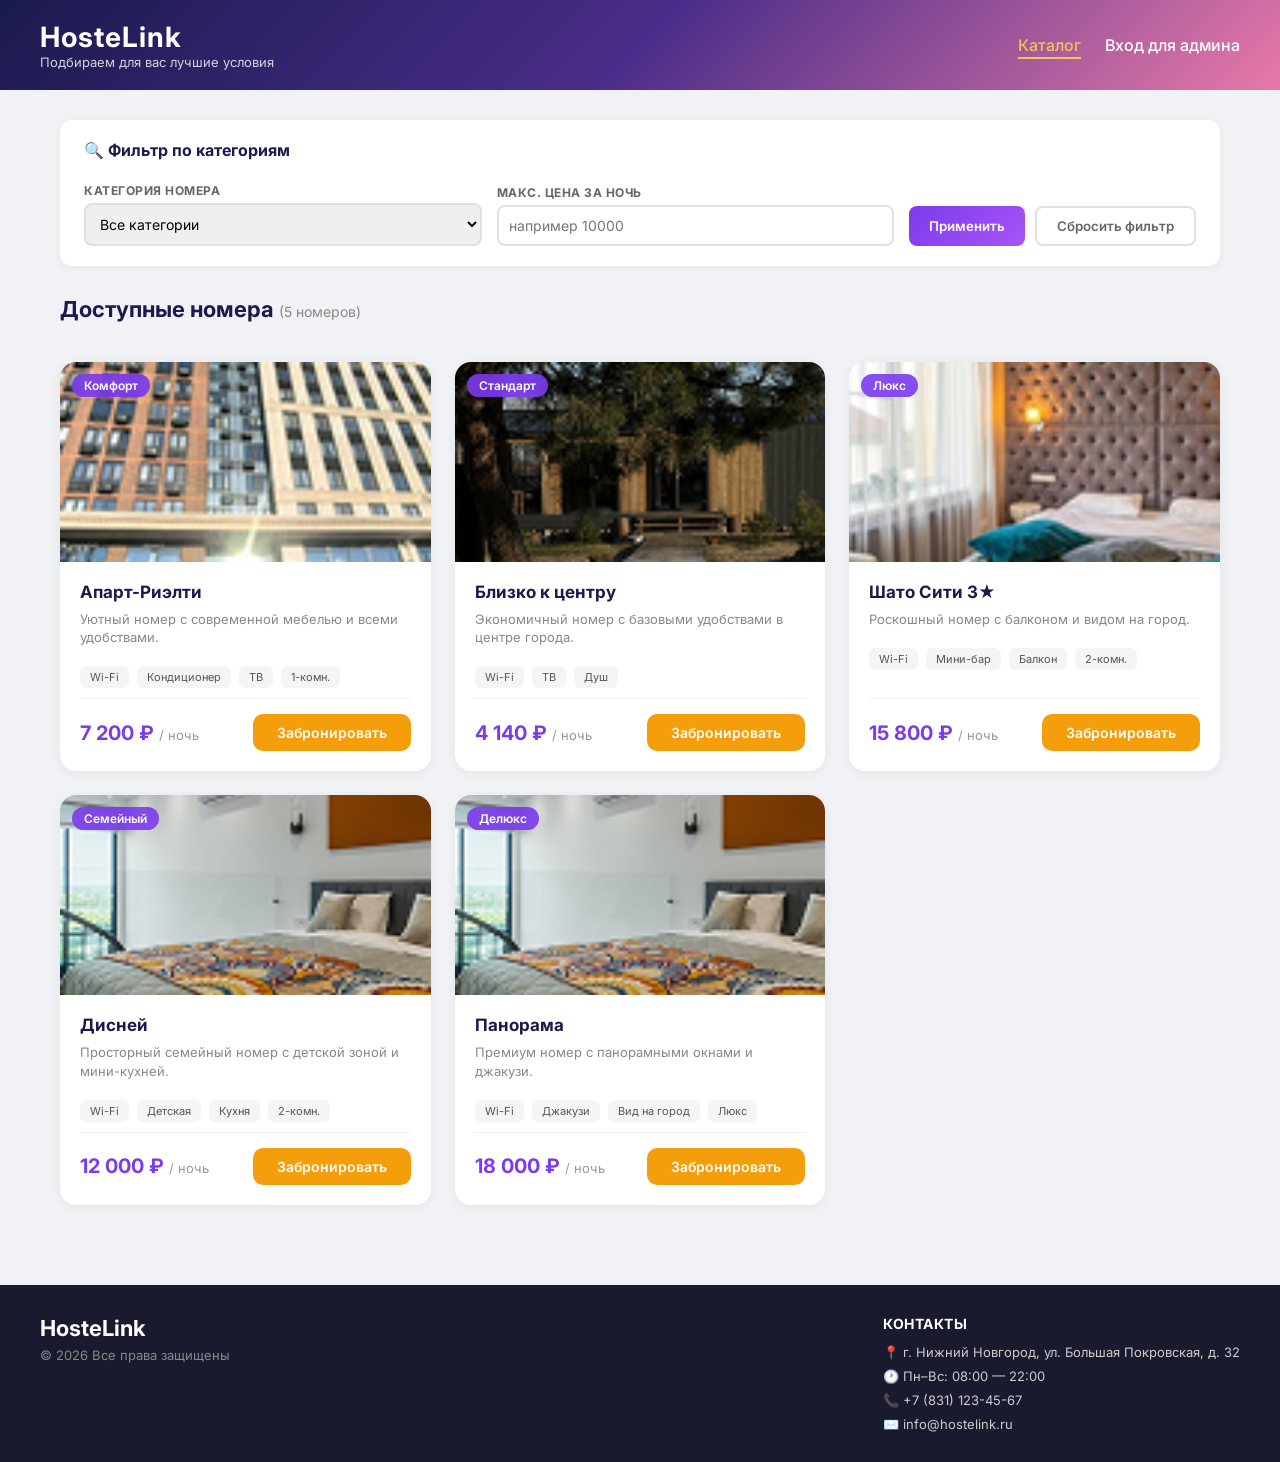
<file: index.html>
<!DOCTYPE html>
<html lang="ru">
<head>
  <meta charset="UTF-8">
  <meta name="viewport" content="width=device-width, initial-scale=1.0">
  <title>HosteLink — Каталог</title>
  <link href="https://fonts.googleapis.com/css2?family=Inter:wght@400;500;600;700&display=swap" rel="stylesheet">
  <link rel="stylesheet" href="assets/styles/catalog.css">
</head>
<body>

  <header class="header">
    <div>
      <div class="header-logo">HosteLink</div>
      <div class="header-slogan">Подбираем для вас лучшие условия</div>
    </div>
    <nav class="header-nav">
      <a href="index.html" class="active">Каталог</a>
      <a href="admin_login.html">Вход для админа</a>
    </nav>
  </header>

  <main class="main">
    <div class="filter-section">
      <div style="width: 100%;">
        <div class="filter-title">🔍 Фильтр по категориям</div>
      </div>
      <div class="filter-group">
        <label>Категория номера</label>
        <select id="filterCat">
          <option value="">Все категории</option>
          <option value="Стандарт">Стандарт</option>
          <option value="Комфорт">Комфорт</option>
          <option value="Люкс">Люкс</option>
          <option value="Семейный">Семейный</option>
          <option value="Делюкс">Делюкс</option>
        </select>
      </div>
      <div class="filter-group">
        <label>Макс. цена за ночь</label>
        <input type="number" id="filterPrice" placeholder="например 10000" min="0">
      </div>
      <div class="btn-group" style="display:flex; gap:10px;">
        <button class="btn btn-primary" onclick="applyFilter()">Применить</button>
        <button class="btn btn-reset" onclick="resetFilter()">Сбросить фильтр</button>
      </div>
    </div>

    <h2 class="cards-section-title">
      Доступные номера <span class="cards-count" id="count"></span>
    </h2>
    <br>
    <div class="cards-grid" id="grid"></div>
  </main>

  <footer class="footer">
    <div class="footer-inner">
      <div>
        <div class="footer-brand">HosteLink</div>
        <div class="footer-brand-sub">© 2026 Все права защищены</div>
      </div>
      <div class="footer-contacts">
        <div class="footer-contacts-title">Контакты</div>
        <div class="footer-contact-item">📍 г. Нижний Новгород, ул. Большая Покровская, д. 32</div>
        <div class="footer-contact-item">🕐 Пн–Вс: 08:00 — 22:00</div>
        <div class="footer-contact-item">📞 +7 (831) 123-45-67</div>
        <div class="footer-contact-item">✉️ info@hostelink.ru</div>
      </div>
    </div>
  </footer>

  <script src="assets/script/catalog.js">

  </script>

</body>
</html>
</file>
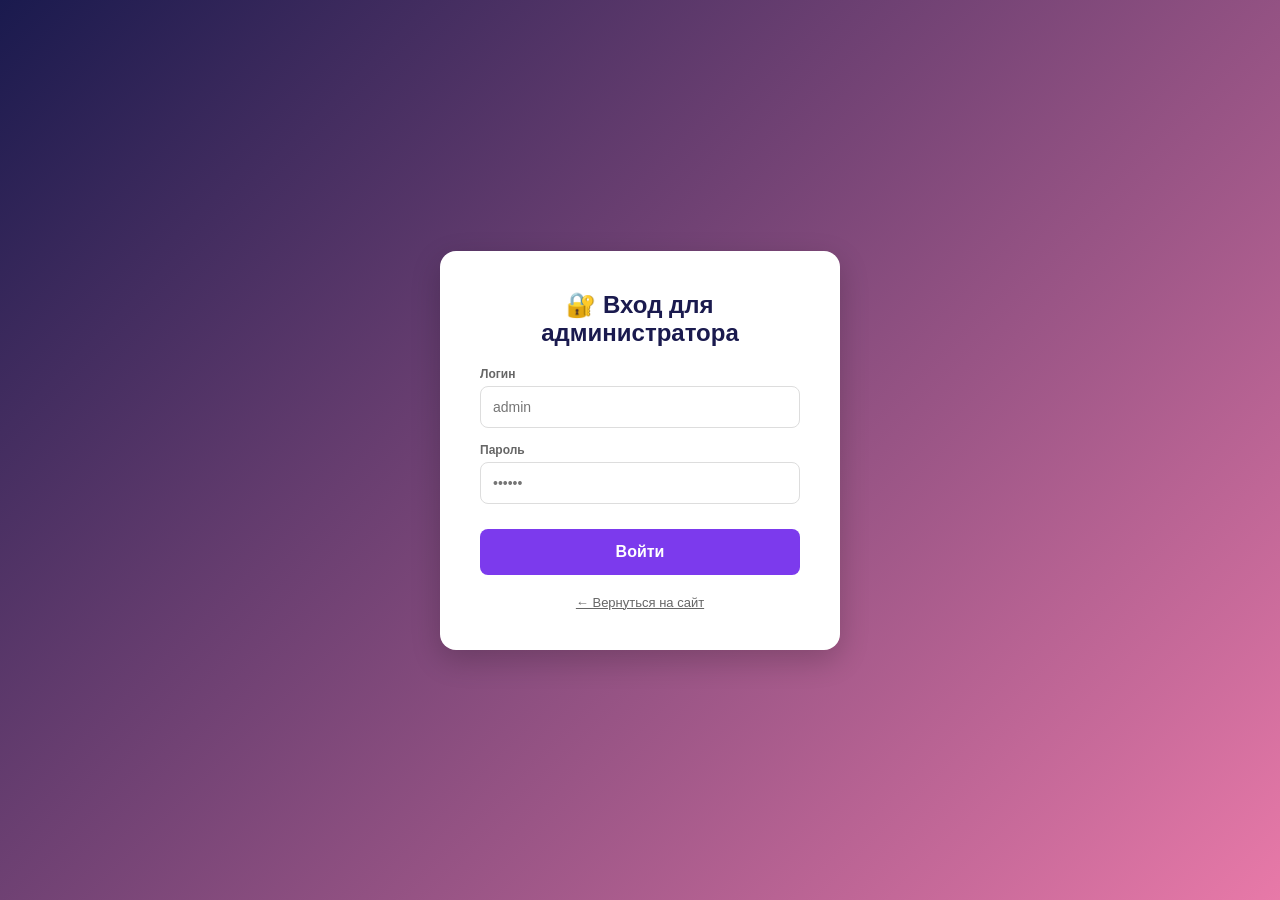
<file: admin.html>
<!DOCTYPE html>
<html lang="ru">
<head>
  <meta charset="UTF-8">
  <meta name="viewport" content="width=device-width, initial-scale=1.0">
  <link rel="stylesheet" href="assets/styles/admin.css">
  <title>Admin — HosteLink</title>
</head>
<body>

  <header class="header">
    <h3>🛡️ Панель администратора</h3>
    <div>
      <a href="index.html">Вернуться на сайт</a>
      <button class="btn-logout" onclick="logout()">Выйти</button>
    </div>
  </header>

  <div class="container">
    <div class="stats">
      <div class="stat-card">
        <div class="stat-num" id="countAll">0</div>
        <div>Всего заявок</div>
      </div>
      <div class="stat-card">
        <div class="stat-num" id="countPending" style="color: orange;">0</div>
        <div>Ожидают</div>
      </div>
    </div>

    <table id="bookingsTable">
      <thead>
        <tr>
          <th>ID</th>
          <th>Номер</th>
          <th>Гость</th>
          <th>Контакты</th>
          <th>Даты</th>
          <th>Статус</th>
          <th>Действия</th>
        </tr>
      </thead>
      <tbody>
      </tbody>
    </table>
  </div>

  <script src="assets/script/admin.js">
 
  </script>
</body>
</html>
</file>
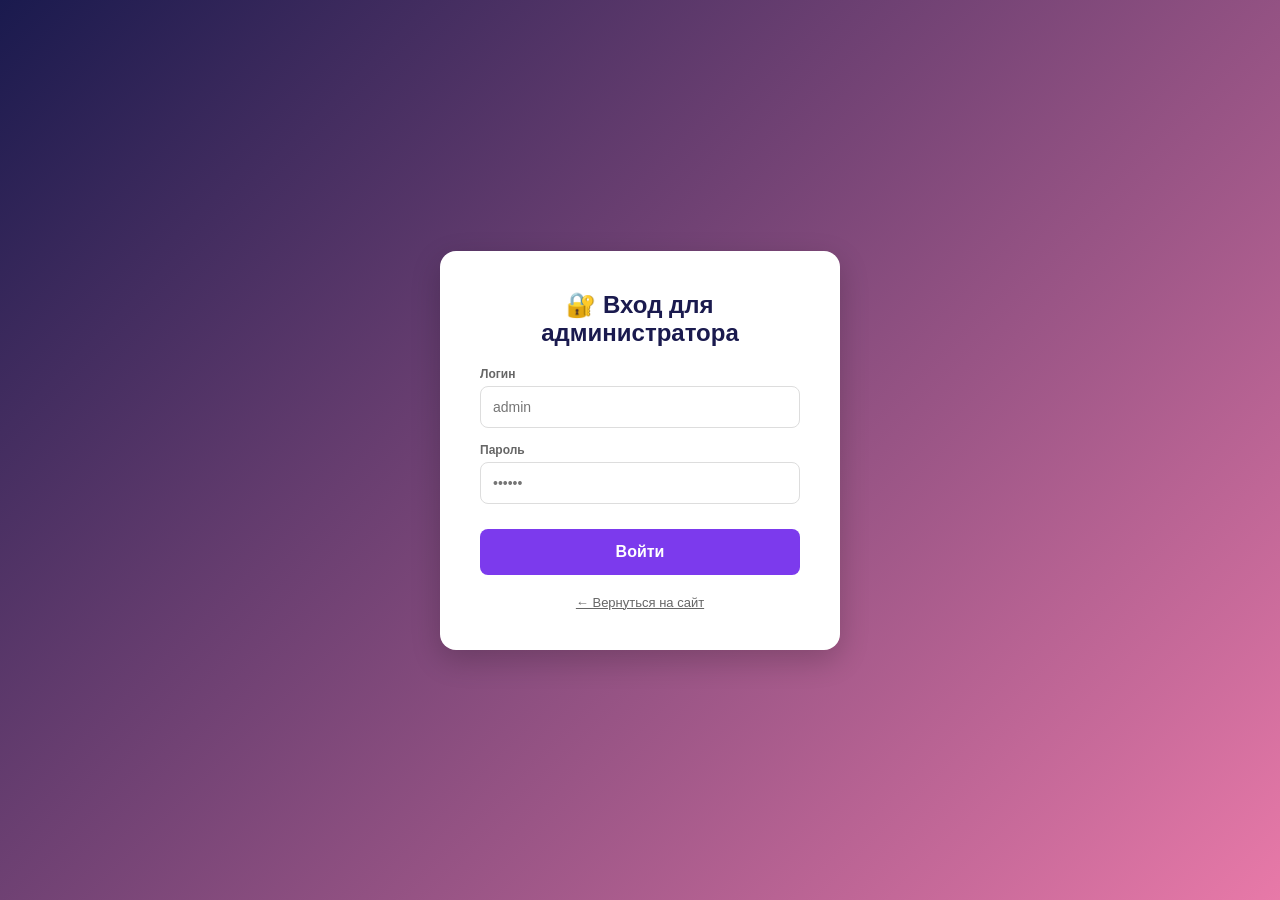
<file: admin_login.html>
<!DOCTYPE html>
<html lang="ru">
<head>
  <meta charset="UTF-8">
  <meta name="viewport" content="width=device-width, initial-scale=1.0">
  <link rel="stylesheet" href="assets/styles/admin_login.css">
  <title>Вход в админ-панель</title>
</head>
<body>

  <div class="login-card">
    <h2>🔐 Вход для администратора</h2>
    <form id="loginForm">
      <div class="form-group">
        <label>Логин</label>
        <input type="text" id="login" placeholder="admin" required>
      </div>
      <div class="form-group">
        <label>Пароль</label>
        <input type="password" id="password" placeholder="••••••" required>
      </div>
      <button type="submit" class="btn-login">Войти</button>
      <div class="error-msg" id="errorMsg">Неверный логин или пароль!</div>
    </form>
    <a href="index.html" class="back-link">← Вернуться на сайт</a>
  </div>

  <script src="assets/script/admin_login.js">
  
  </script>
</body>
</html>
</file>
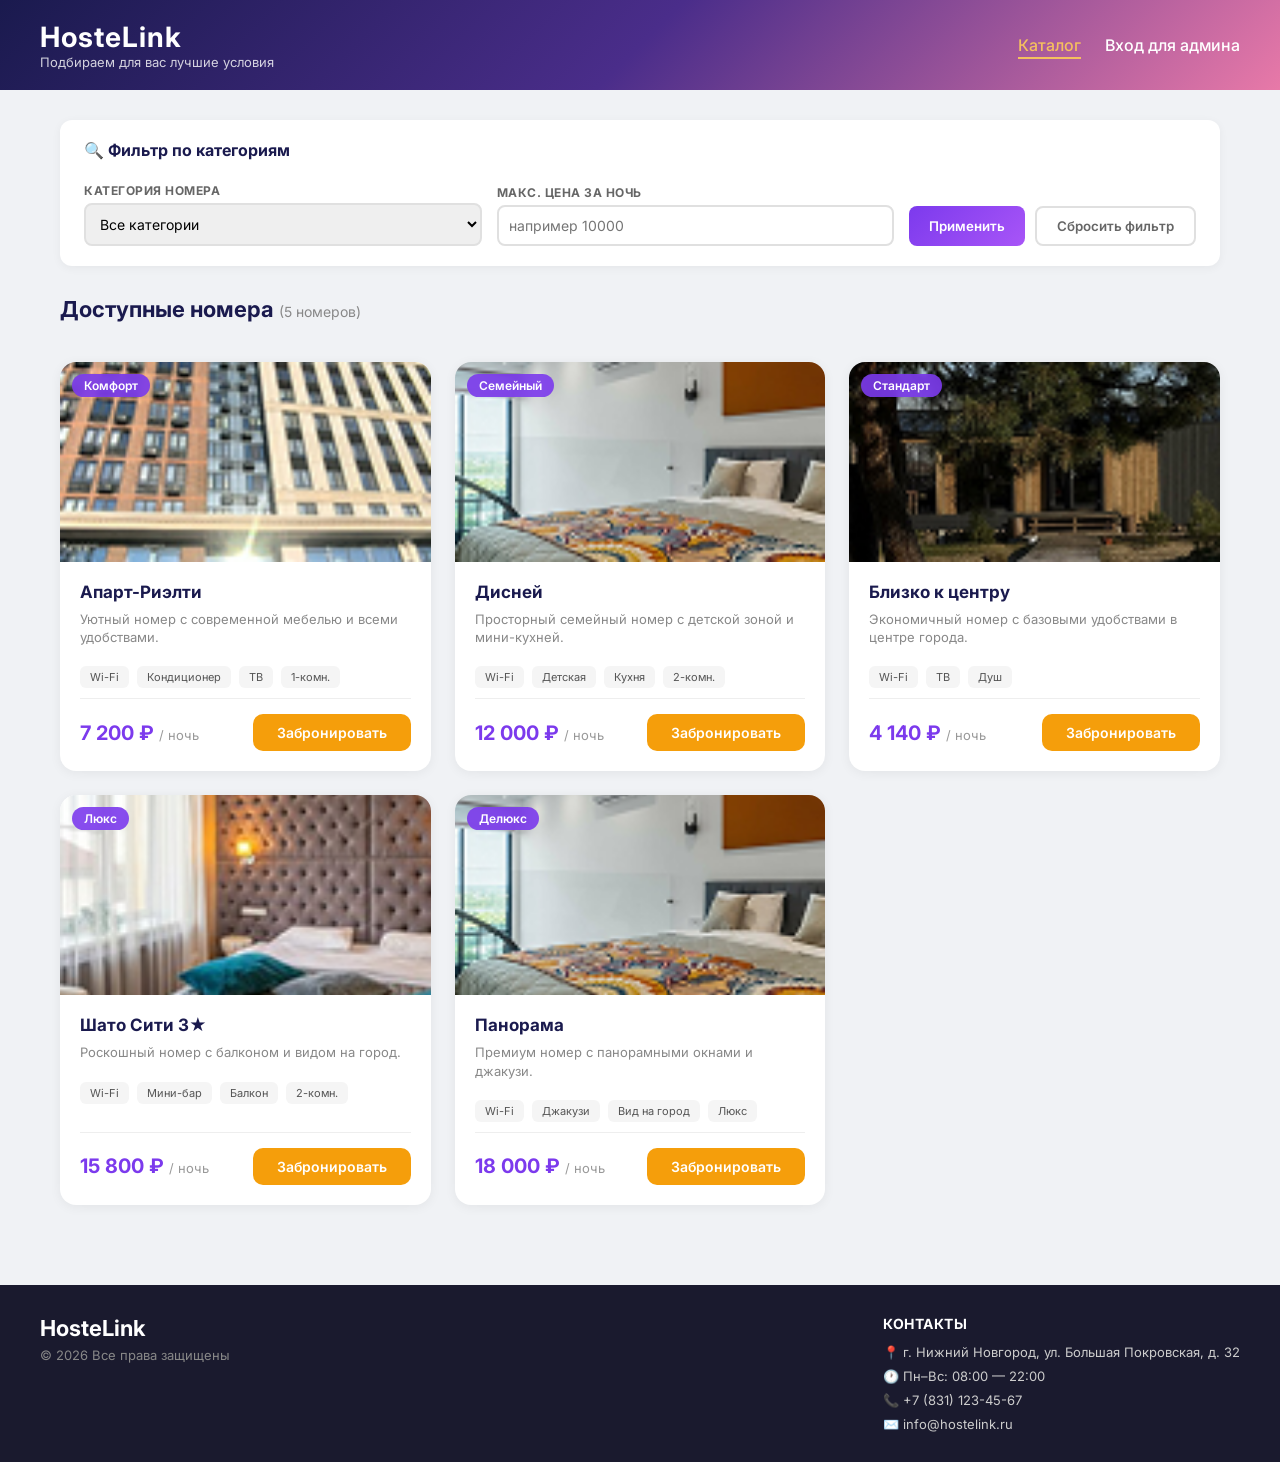
<file: booking.html>
<!DOCTYPE html>
<html lang="ru">
<head>
  <meta charset="UTF-8">
  <meta name="viewport" content="width=device-width, initial-scale=1.0">
  <link rel="stylesheet" href="assets/styles/booking.css">
  <title>HosteLink — Бронирование</title>
</head>
<body>

  <header class="header">
    <a href="index.html">← Назад в каталог</a>
  </header>

  <div class="container">
    <div class="room-info">
      <h2 id="roomName">Загрузка...</h2>
      <p>Цена: <span id="roomPrice">0</span> ₽/ночь</p>
    </div>

    <div class="form-card">
      <h3>Оформление заявки</h3>
      <br>
      <form id="bookingForm" novalidate>
        <div class="form-group">
          <label>Имя *</label>
          <input type="text" id="fname" placeholder="Иван">
          <div class="error-text" id="err-fname"></div>
        </div>
        <div class="form-group">
          <label>Фамилия *</label>
          <input type="text" id="lname" placeholder="Иванов">
          <div class="error-text" id="err-lname"></div>
        </div>
        <div class="form-group">
          <label>Телефон *</label>
          <input type="text" id="phone" placeholder="+7(999)123-45-67">
          <div class="error-text" id="err-phone"></div>
        </div>
        <div class="form-group">
          <label>E-mail *</label>
          <input type="text" id="email" placeholder="mail@example.com">
          <div class="error-text" id="err-email"></div>
        </div>
        <div class="form-group">
          <label>Дата заезда *</label>
          <input type="date" id="dateIn">
          <div class="error-text" id="err-dateIn"></div>
        </div>
        <div class="form-group">
          <label>Дата выезда *</label>
          <input type="date" id="dateOut">
          <div class="error-text" id="err-dateOut"></div>
        </div>
        <button type="submit" class="btn-submit">Отправить заявку</button>
      </form>
    </div>
  </div>

  <footer class="footer">© 2026 HosteLink</footer>

  <div class="modal" id="successModal">
    <div class="modal-content">
      <div class="modal-icon">✅</div>
      <h2>Заявка отправлена!</h2>
      <p>Мы свяжемся с вами для подтверждения.</p>
      <br>
      <button onclick="window.location.href='index.html'" class="btn-submit">ОК</button>
    </div>
  </div>

<script src="assets/script/booking.js"></script>
</body>
</html>
</file>
<file: assets/styles/catalog.css>
* { margin: 0; padding: 0; box-sizing: border-box; font-family: 'Inter', sans-serif; }
    body { background: #f0f2f5; color: #333; display: flex; flex-direction: column; min-height: 100vh; }
    a { text-decoration: none; color: inherit; }
    
    .header { background: linear-gradient(135deg, #1a1a4e, #4a2d8a, #e879a8); color: #fff; padding: 20px 40px; display: flex; justify-content: space-between; align-items: center; }
    .header-logo { font-size: 28px; font-weight: 700; letter-spacing: 1px; }
    .header-slogan { font-size: 13px; opacity: 0.8; }
    .header-nav a { color: #fff; margin-left: 20px; font-weight: 500; }
    .header-nav a:hover, .header-nav a.active { color: #f5c05e; border-bottom: 2px solid #f5c05e; padding-bottom: 2px; }
    
    .main { flex: 1; max-width: 1200px; margin: 30px auto; padding: 0 20px; width: 100%; }
    
    .filter-section { background: #fff; padding: 20px 24px; border-radius: 12px; margin-bottom: 30px; box-shadow: 0 2px 10px rgba(0,0,0,0.05); display: flex; gap: 15px; align-items: flex-end; flex-wrap: wrap; }
    .filter-title { font-size: 16px; font-weight: 700; color: #1a1a4e; margin-bottom: 8px; display: flex; align-items: center; gap: 6px; }
    .filter-group { display: flex; flex-direction: column; gap: 5px; flex: 1; min-width: 180px; }
    .filter-group label { font-size: 12px; font-weight: 700; text-transform: uppercase; color: #666; letter-spacing: 0.5px; }
    .filter-group select, .filter-group input { padding: 10px; border: 2px solid #e0e0e0; border-radius: 8px; font-size: 14px; outline: none; transition: border-color 0.2s; }
    .filter-group select:focus, .filter-group input:focus { border-color: #7c3aed; }
    
    .btn { padding: 10px 20px; border: none; border-radius: 8px; cursor: pointer; font-weight: 600; font-family: 'Inter', sans-serif; transition: transform 0.15s, box-shadow 0.2s; }
    .btn-primary { background: linear-gradient(135deg, #7c3aed, #a855f7); color: #fff; }
    .btn-primary:hover { transform: translateY(-1px); box-shadow: 0 4px 15px rgba(124, 58, 237, 0.4); }
    .btn-reset { background: #fff; border: 2px solid #e0e0e0; color: #666; }
    .btn-reset:hover { border-color: #ef4444; color: #ef4444; background: #fef2f2; }
    
    .cards-section-title { font-size: 22px; font-weight: 700; color: #1a1a4e; margin-bottom: 20px; }
    .cards-count { font-size: 14px; color: #888; font-weight: 400; }
    
    .cards-grid { display: grid; grid-template-columns: repeat(auto-fill, minmax(300px, 1fr)); gap: 24px; }
    .card { background: #fff; border-radius: 16px; overflow: hidden; box-shadow: 0 2px 12px rgba(0,0,0,0.06); transition: transform 0.25s, box-shadow 0.25s; display: flex; flex-direction: column; }
    .card:hover { transform: translateY(-6px); box-shadow: 0 12px 35px rgba(0,0,0,0.12); }
    .card-img-wrap { position: relative; height: 200px; overflow: hidden; }
    .card-img-wrap img { width: 100%; height: 100%; object-fit: cover; transition: transform 0.4s; }
    .card:hover .card-img-wrap img { transform: scale(1.05); }
    .card-badge { position: absolute; top: 12px; left: 12px; background: rgba(124, 58, 237, 0.9); color: #fff; padding: 4px 12px; border-radius: 20px; font-size: 12px; font-weight: 600; backdrop-filter: blur(4px); }
    .card-body { padding: 20px; flex: 1; display: flex; flex-direction: column; }
    .card-name { font-size: 17px; font-weight: 700; color: #1a1a4e; margin-bottom: 8px; }
    .card-desc { font-size: 13px; color: #888; margin-bottom: 10px; line-height: 1.4; }
    .card-features { display: flex; gap: 8px; margin: 10px 0; flex-wrap: wrap; }
    .card-feature { background: #f5f5f5; padding: 4px 10px; border-radius: 6px; font-size: 11px; color: #555; }
    .card-footer { display: flex; justify-content: space-between; align-items: center; margin-top: auto; padding-top: 15px; border-top: 1px solid #eee; }
    .card-price { font-size: 20px; font-weight: 700; color: #7c3aed; }
    .card-price span { font-size: 13px; font-weight: 400; color: #999; }
    .btn-book { padding: 10px 24px; background: #f59e0b; color: #fff; border: none; border-radius: 10px; font-size: 14px; font-weight: 600; cursor: pointer; font-family: 'Inter', sans-serif; transition: transform 0.15s, box-shadow 0.2s; }
    .btn-book:hover { transform: translateY(-1px); box-shadow: 0 4px 15px rgba(245, 158, 11, 0.4); }
    
    .no-results { grid-column: 1 / -1; text-align: center; padding: 60px 20px; color: #999; }
    .no-results-icon { font-size: 48px; margin-bottom: 16px; }
    
    .footer { background: #1a1a2e; color: #ccc; padding: 30px 40px; margin-top: 50px; }
    .footer-inner { max-width: 1200px; margin: 0 auto; display: flex; justify-content: space-between; flex-wrap: wrap; gap: 30px; }
    .footer-brand { font-size: 22px; font-weight: 700; color: #fff; margin-bottom: 6px; }
    .footer-brand-sub { font-size: 13px; color: #888; }
    .footer-contacts { display: flex; flex-direction: column; gap: 8px; }
    .footer-contacts-title { font-size: 14px; font-weight: 700; color: #fff; text-transform: uppercase; letter-spacing: 0.5px; margin-bottom: 4px; }
    .footer-contact-item { font-size: 13px; display: flex; align-items: center; gap: 8px; }
    
    @media (max-width: 600px) {
      .filter-section { flex-direction: column; }
      .btn-group { width: 100%; display: flex; gap: 10px; }
      .btn-group .btn { flex: 1; }
      .cards-grid { grid-template-columns: 1fr; }
      .header { padding: 16px 20px; flex-direction: column; gap: 10px; }
      .header-nav a { margin-left: 10px; }
      .main { padding: 20px; }
    }
</file>
<file: assets/styles/admin.css>
* { margin: 0; padding: 0; box-sizing: border-box; font-family: 'Inter', sans-serif; }
    body { background: #f0f2f5; }
    
    .header { background: #1a1a2e; color: #fff; padding: 20px 40px; display: flex; justify-content: space-between; }
    .header a { color: #f5c05e; text-decoration: none; }
    
    .container { max-width: 1000px; margin: 30px auto; padding: 0 20px; }
    
    .stats { display: flex; gap: 20px; margin-bottom: 30px; }
    .stat-card { background: #fff; padding: 20px; border-radius: 10px; flex: 1; text-align: center; box-shadow: 0 2px 5px rgba(0,0,0,0.05); }
    .stat-num { font-size: 24px; font-weight: 700; color: #7c3aed; }
    
    table { width: 100%; background: #fff; border-collapse: collapse; border-radius: 10px; overflow: hidden; box-shadow: 0 2px 5px rgba(0,0,0,0.05); }
    th, td { padding: 15px; text-align: left; border-bottom: 1px solid #eee; }
    th { background: #f8f9fa; font-size: 12px; text-transform: uppercase; color: #888; }
    
    .badge { padding: 4px 8px; border-radius: 4px; font-size: 12px; font-weight: 600; }
    .pending { background: #fff3cd; color: #856404; }
    .approved { background: #d4edda; color: #155724; }
    .rejected { background: #f8d7da; color: #721c24; }
    
    .btn-action { padding: 6px 12px; border: none; border-radius: 4px; cursor: pointer; color: #fff; font-size: 12px; margin-right: 5px; }
    .btn-approve { background: #28a745; }
    .btn-reject { background: #dc3545; }
    
    .btn-logout { background:transparent; border:1px solid #fff; color:#fff; padding:5px 15px; border-radius:5px; cursor:pointer; margin-left:15px; }
</file>
<file: assets/styles/admin_login.css>
* { margin: 0; padding: 0; box-sizing: border-box; font-family: 'Inter', sans-serif; }
    body {
      background: linear-gradient(135deg, #1a1a4e, #e879a8);
      min-height: 100vh;
      display: flex;
      align-items: center;
      justify-content: center;
    }
    .login-card {
      background: #fff;
      padding: 40px;
      border-radius: 16px;
      width: 100%;
      max-width: 400px;
      box-shadow: 0 10px 30px rgba(0,0,0,0.2);
      text-align: center;
    }
    .login-card h2 { margin-bottom: 20px; color: #1a1a4e; }
    .form-group { margin-bottom: 15px; text-align: left; }
    .form-group label { display: block; margin-bottom: 5px; font-size: 12px; font-weight: 700; color: #666; }
    .form-group input { width: 100%; padding: 12px; border: 1px solid #ddd; border-radius: 8px; font-size: 14px; }
    .btn-login { width: 100%; padding: 14px; background: #7c3aed; color: #fff; border: none; border-radius: 8px; font-weight: 700; cursor: pointer; font-size: 16px; margin-top: 10px; }
    .btn-login:hover { background: #6d28d9; }
    .error-msg { color: red; font-size: 12px; margin-top: 10px; display: none; }
    .back-link { display: block; margin-top: 20px; color: #666; font-size: 13px; }
</file>
<file: assets/styles/booking.css>
* { margin: 0; padding: 0; box-sizing: border-box; font-family: 'Inter', sans-serif; }
    body { background: #f0f2f5; min-height: 100vh; display: flex; flex-direction: column; }
    
    .header { background: linear-gradient(135deg, #1a1a4e, #e879a8); color: #fff; padding: 20px 40px; margin-bottom: 30px; }
    .header a { color: #fff; text-decoration: none; font-weight: 500; }
    
    .container { max-width: 600px; margin: 0 auto; padding: 0 20px; flex: 1; }
    .room-info { background: #7c3aed; color: #fff; padding: 20px; border-radius: 12px; margin-bottom: 20px; }
    
    .form-card { background: #fff; padding: 30px; border-radius: 12px; box-shadow: 0 2px 10px rgba(0,0,0,0.05); }
    .form-group { margin-bottom: 15px; }
    .form-group label { display: block; margin-bottom: 5px; font-weight: 600; font-size: 14px; }
    .form-group input { width: 100%; padding: 12px; border: 1px solid #ddd; border-radius: 8px; font-size: 15px; }
    .form-group input.error { border-color: red; background: #fff0f0; }
    .error-text { color: red; font-size: 12px; margin-top: 5px; min-height: 18px; }
    
    .btn-submit { width: 100%; padding: 15px; background: #7c3aed; color: #fff; border: none; border-radius: 8px; font-size: 16px; font-weight: 700; cursor: pointer; }
    .btn-submit:hover { background: #6d28d9; }
    
    .footer { background: #1a1a2e; color: #ccc; padding: 20px; text-align: center; margin-top: 30px; }
    
    .modal { display: none; position: fixed; inset: 0; background: rgba(0,0,0,0.5); align-items: center; justify-content: center; }
    .modal.active { display: flex; }
    .modal-content { background: #fff; padding: 40px; border-radius: 16px; text-align: center; max-width: 400px; }
    .modal-icon { font-size: 50px; margin-bottom: 10px; }
</file>
